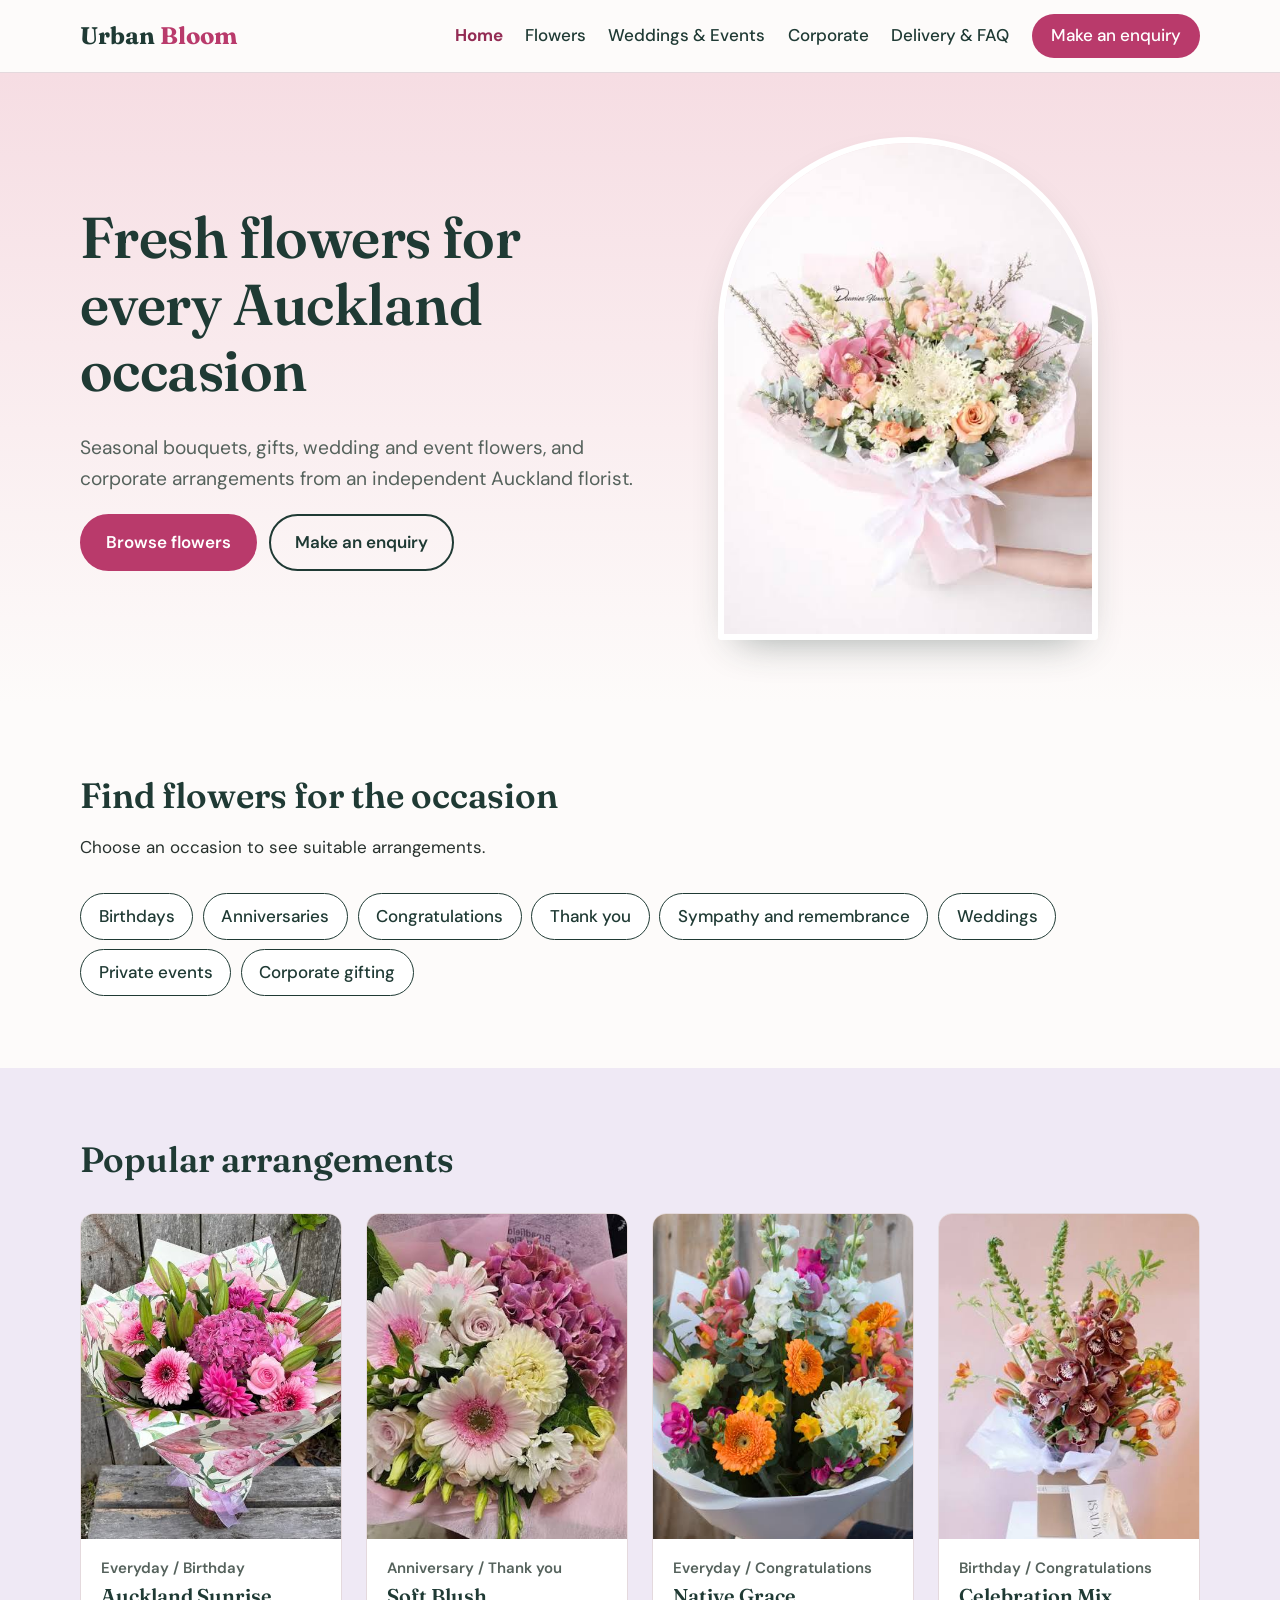
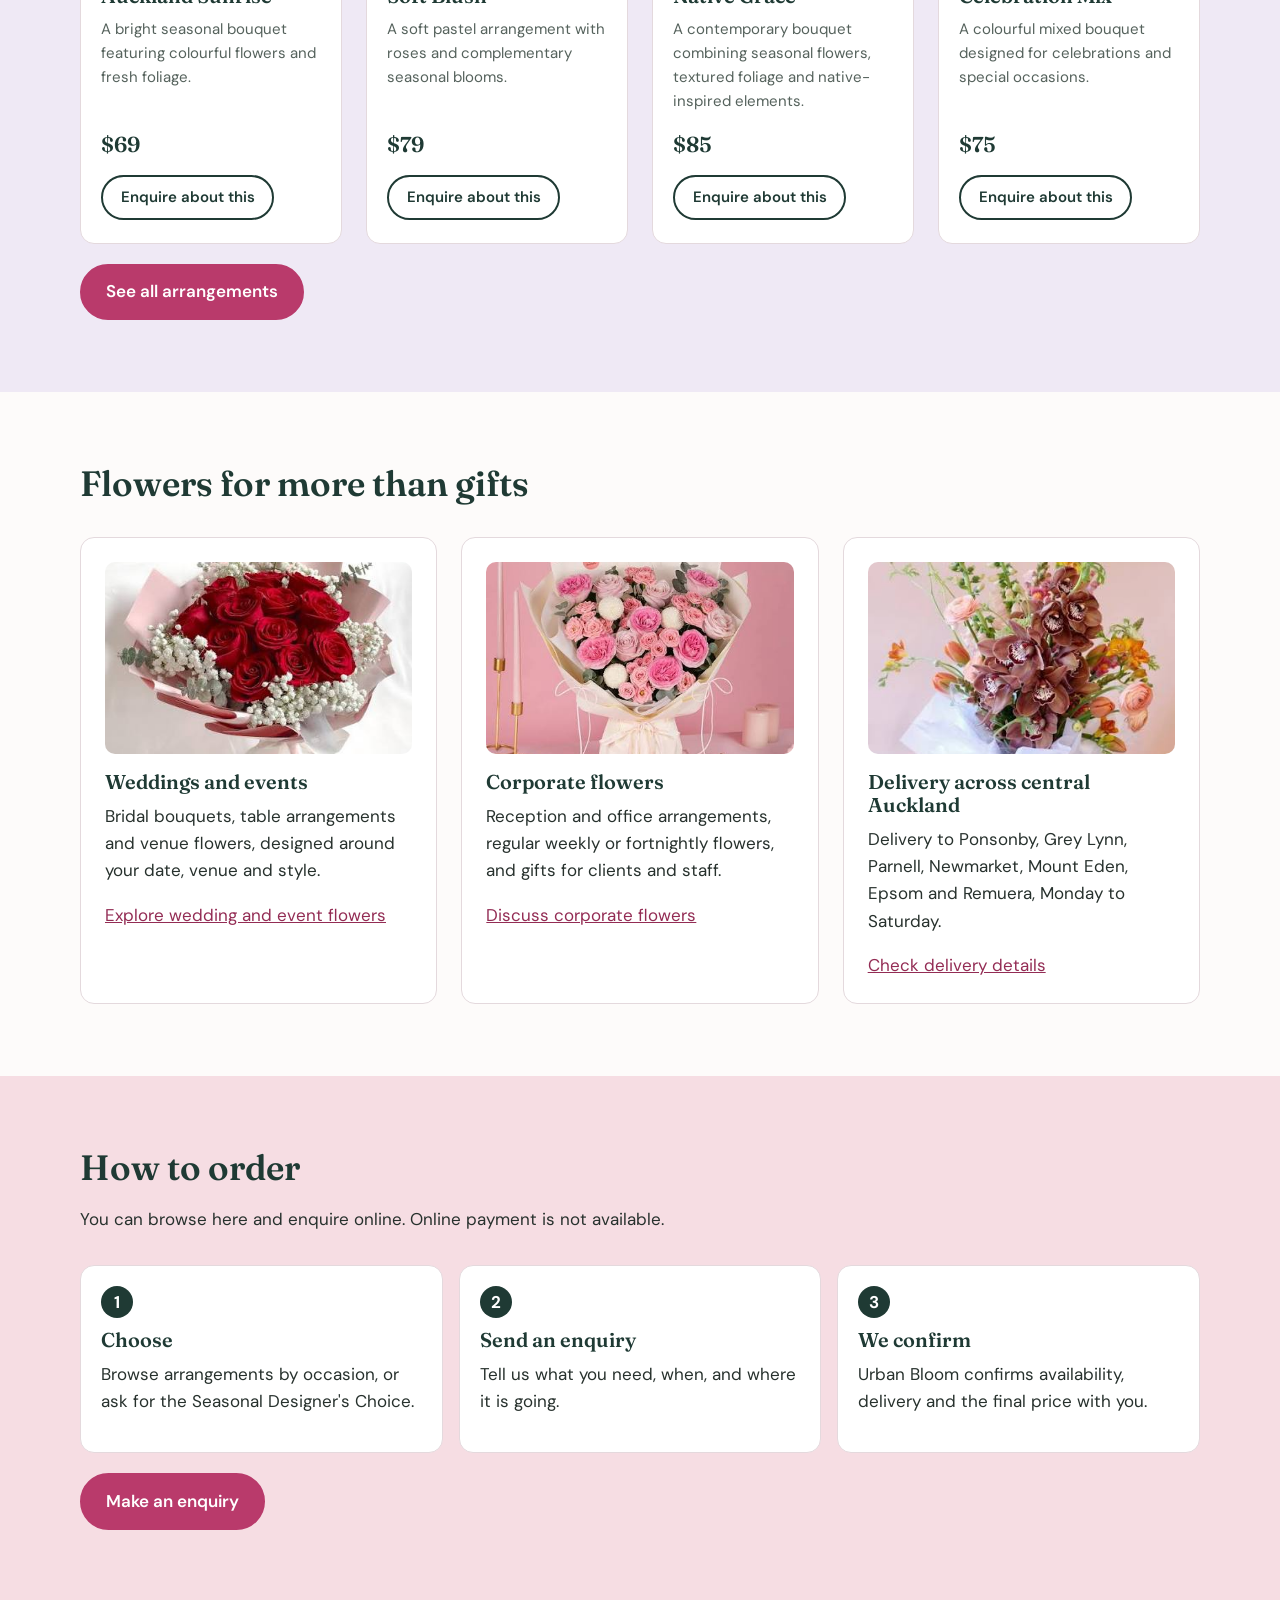
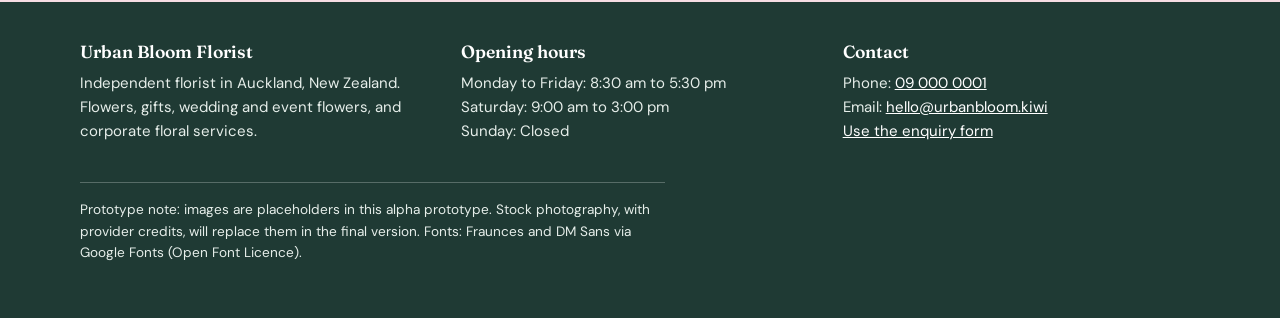
<file: UrbanBloom_Alpha_Prototype/index.html>
<!DOCTYPE html>
<html lang="en-NZ">
<head>
<meta charset="utf-8">
<meta name="viewport" content="width=device-width, initial-scale=1">
<title>Fresh flowers for every Auckland occasion | Urban Bloom Florist, Auckland</title>
<meta name="description" content="Independent Auckland florist offering bouquets, wedding and event flowers, and corporate floral services.">
<link rel="preconnect" href="https://fonts.googleapis.com">
<link rel="preconnect" href="https://fonts.gstatic.com" crossorigin>
<link href="https://fonts.googleapis.com/css2?family=DM+Sans:wght@400;500;700&family=Fraunces:wght@600;700&display=swap" rel="stylesheet">
<link rel="stylesheet" href="css/styles.css">
<script src="js/main.js" defer></script>
</head>
<body>
<a class="skip-link" href="#main">Skip to main content</a>
<header class="site-header">
  <div class="wrap header-inner">
    <a class="brand" href="index.html">Urban <span>Bloom</span></a>
    <button class="nav-toggle" aria-expanded="false" aria-controls="site-nav">Menu</button>
    <nav aria-label="Main">
      <ul class="nav-list" id="site-nav"><li><a href="index.html" aria-current="page">Home</a></li><li><a href="products.html">Flowers</a></li><li><a href="weddings-events.html">Weddings &amp; Events</a></li><li><a href="corporate.html">Corporate</a></li><li><a href="delivery-faq.html">Delivery &amp; FAQ</a></li><li class="nav-cta"><a href="contact.html">Make an enquiry</a></li></ul>
    </nav>
  </div>
</header>
<main id="main">
<section class="hero">
  <div class="wrap hero-grid">
    <div>
      <h1>Fresh flowers for every Auckland occasion</h1>
      <p class="lead">Seasonal bouquets, gifts, wedding and event flowers, and corporate arrangements from an independent Auckland florist.</p>
      <div class="btn-row"><a class="btn" href="products.html">Browse flowers</a><a class="btn btn-outline" href="contact.html">Make an enquiry</a></div>
    </div>
    <div class="hero-art"><img src="images/hero.jpg" alt="Photo of a pink and white bouquet of fresh flowers" width="520" height="620"></div>
  </div>
</section>
<section class="section" aria-labelledby="occ-h">
  <div class="wrap"><div class="section-head"><h2 id="occ-h">Find flowers for the occasion</h2><p>Choose an occasion to see suitable arrangements.</p></div>
  <ul class="chips">
    <li><a href="products.html?occasion=birthday">Birthdays</a></li>
    <li><a href="products.html?occasion=anniversary">Anniversaries</a></li>
    <li><a href="products.html?occasion=congratulations">Congratulations</a></li>
    <li><a href="products.html?occasion=thank-you">Thank you</a></li>
    <li><a href="products.html?occasion=sympathy">Sympathy and remembrance</a></li>
    <li><a href="weddings-events.html">Weddings</a></li>
    <li><a href="weddings-events.html">Private events</a></li>
    <li><a href="corporate.html">Corporate gifting</a></li>
  </ul></div>
</section>
<section class="section section-mist" aria-labelledby="feat-h">
  <div class="wrap"><div class="section-head"><h2 id="feat-h">Popular arrangements</h2></div>
  <div class="grid grid-products"><article class="card" >
  <img src="images/auckland-sunrise.jpg" alt="Photo of a bright orange and yellow seasonal bouquet" width="400" height="500" loading="lazy">
  <div class="card-body"><p class="card-meta">Everyday / Birthday</p><h3>Auckland Sunrise</h3><p>A bright seasonal bouquet featuring colourful flowers and fresh foliage.</p><p class="price">$69</p>
  <a class="btn btn-outline" href="contact.html?product=Auckland%20Sunrise">Enquire about this</a></div>
</article><article class="card" >
  <img src="images/soft-blush.jpg" alt="Illustration of a soft pink rose arrangement" width="400" height="500" loading="lazy">
  <div class="card-body"><p class="card-meta">Anniversary / Thank you</p><h3>Soft Blush</h3><p>A soft pastel arrangement with roses and complementary seasonal blooms.</p><p class="price">$79</p>
  <a class="btn btn-outline" href="contact.html?product=Soft%20Blush">Enquire about this</a></div>
</article><article class="card" >
  <img src="images/native-grace.jpg" alt="Illustration of a green foliage and native-inspired bouquet" width="400" height="500" loading="lazy">
  <div class="card-body"><p class="card-meta">Everyday / Congratulations</p><h3>Native Grace</h3><p>A contemporary bouquet combining seasonal flowers, textured foliage and native-inspired elements.</p><p class="price">$85</p>
  <a class="btn btn-outline" href="contact.html?product=Native%20Grace">Enquire about this</a></div>
</article><article class="card" >
  <img src="images/celebration-mix.jpg" alt="Illustration of a colourful mixed celebration bouquet" width="400" height="500" loading="lazy">
  <div class="card-body"><p class="card-meta">Birthday / Congratulations</p><h3>Celebration Mix</h3><p>A colourful mixed bouquet designed for celebrations and special occasions.</p><p class="price">$75</p>
  <a class="btn btn-outline" href="contact.html?product=Celebration%20Mix">Enquire about this</a></div>
</article></div>
  <div class="btn-row"><a class="btn" href="products.html">See all arrangements</a></div></div>
</section>
<section class="section" aria-labelledby="svc-h">
  <div class="wrap"><div class="section-head"><h2 id="svc-h">Flowers for more than gifts</h2></div>
  <div class="grid service-grid">
    <div class="service"><img src="images/wedding.jpg" alt="Photo of a white and blush bridal bouquet" width="400" height="500" loading="lazy"><h3>Weddings and events</h3><p>Bridal bouquets, table arrangements and venue flowers, designed around your date, venue and style.</p><a href="weddings-events.html">Explore wedding and event flowers</a></div>
    <div class="service"><img src="images/corporate.jpg" alt="Photo of an office reception flower arrangement" width="400" height="500" loading="lazy"><h3>Corporate flowers</h3><p>Reception and office arrangements, regular weekly or fortnightly flowers, and gifts for clients and staff.</p><a href="corporate.html">Discuss corporate flowers</a></div>
    <div class="service"><img src="images/celebration-mix.jpg" alt="Photo of a table centrepiece arrangement" width="400" height="500" loading="lazy"><h3>Delivery across central Auckland</h3><p>Delivery to Ponsonby, Grey Lynn, Parnell, Newmarket, Mount Eden, Epsom and Remuera, Monday to Saturday.</p><a href="delivery-faq.html">Check delivery details</a></div>
  </div></div>
</section>
<section class="section section-tint" aria-labelledby="how-h">
  <div class="wrap"><div class="section-head"><h2 id="how-h">How to order</h2><p>You can browse here and enquire online. Online payment is not available.</p></div>
  <ol class="steps">
    <li><h3>Choose</h3><p>Browse arrangements by occasion, or ask for the Seasonal Designer's Choice.</p></li>
    <li><h3>Send an enquiry</h3><p>Tell us what you need, when, and where it is going.</p></li>
    <li><h3>We confirm</h3><p>Urban Bloom confirms availability, delivery and the final price with you.</p></li>
  </ol>
  <div class="btn-row"><a class="btn" href="contact.html">Make an enquiry</a></div></div>
</section>
</main>
<footer class="site-footer">
  <div class="wrap">
    <div class="footer-grid">
      <div><h2>Urban Bloom Florist</h2><p>Independent florist in Auckland, New Zealand. Flowers, gifts, wedding and event flowers, and corporate floral services.</p></div>
      <div><h2>Opening hours</h2><p>Monday to Friday: 8:30 am to 5:30 pm<br>Saturday: 9:00 am to 3:00 pm<br>Sunday: Closed</p></div>
      <div><h2>Contact</h2><p>Phone: <a href="tel:090000001">09 000 0001</a><br>Email: <a href="mailto:hello@urbanbloom.kiwi">hello@urbanbloom.kiwi</a><br><a href="contact.html">Use the enquiry form</a></p></div>
    </div>
    <p class="footer-note">Prototype note: images are placeholders in this alpha prototype. Stock photography, with provider credits, will replace them in the final version. Fonts: Fraunces and DM Sans via Google Fonts (Open Font Licence).</p>
  </div>
</footer>
</body>
</html>
</file>
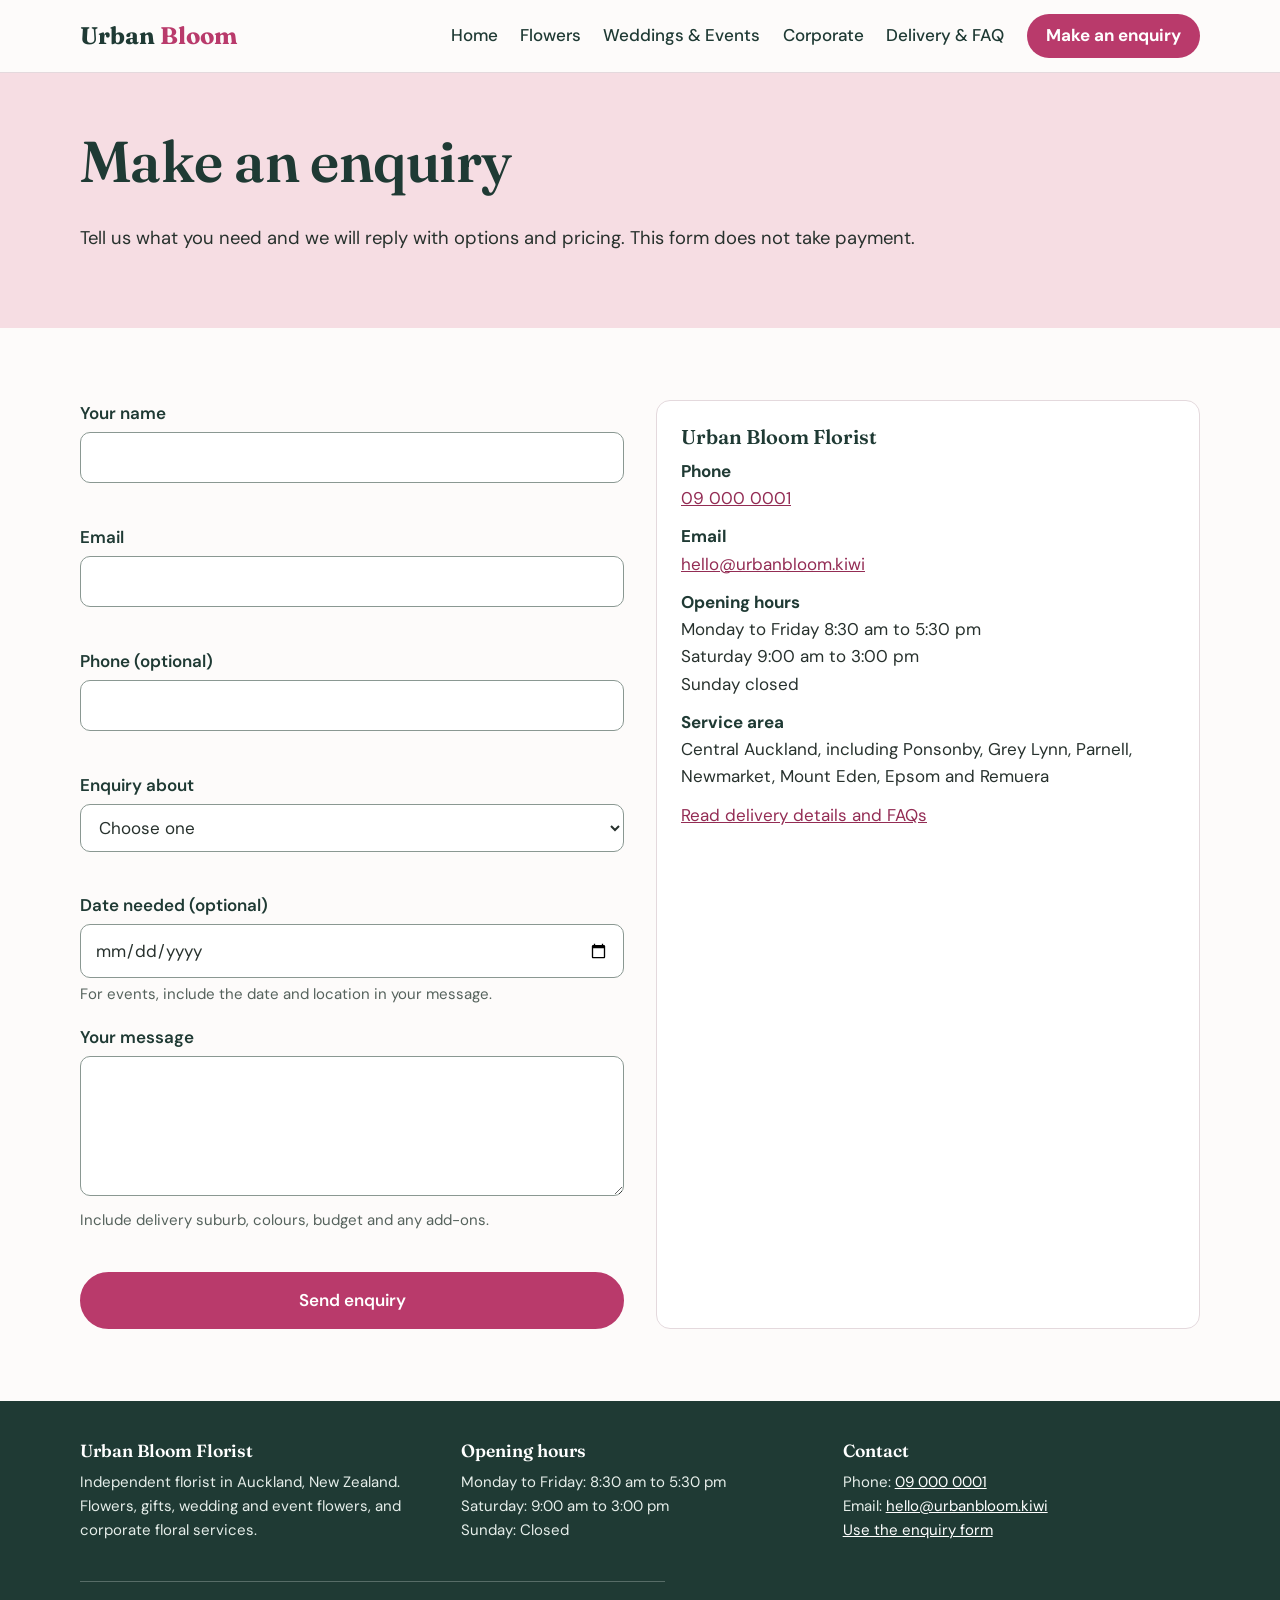
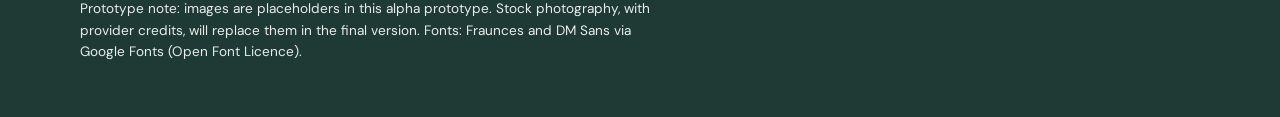
<file: UrbanBloom_Alpha_Prototype/contact.html>
<!DOCTYPE html>
<html lang="en-NZ">
<head>
<meta charset="utf-8">
<meta name="viewport" content="width=device-width, initial-scale=1">
<title>Make an enquiry | Urban Bloom Florist, Auckland</title>
<meta name="description" content="Send an enquiry to Urban Bloom Florist about flowers, weddings, events or corporate services.">
<link rel="preconnect" href="https://fonts.googleapis.com">
<link rel="preconnect" href="https://fonts.gstatic.com" crossorigin>
<link href="https://fonts.googleapis.com/css2?family=DM+Sans:wght@400;500;700&family=Fraunces:wght@600;700&display=swap" rel="stylesheet">
<link rel="stylesheet" href="css/styles.css">
<script src="js/main.js" defer></script>
</head>
<body>
<a class="skip-link" href="#main">Skip to main content</a>
<header class="site-header">
  <div class="wrap header-inner">
    <a class="brand" href="index.html">Urban <span>Bloom</span></a>
    <button class="nav-toggle" aria-expanded="false" aria-controls="site-nav">Menu</button>
    <nav aria-label="Main">
      <ul class="nav-list" id="site-nav"><li><a href="index.html">Home</a></li><li><a href="products.html">Flowers</a></li><li><a href="weddings-events.html">Weddings &amp; Events</a></li><li><a href="corporate.html">Corporate</a></li><li><a href="delivery-faq.html">Delivery &amp; FAQ</a></li><li class="nav-cta"><a href="contact.html" aria-current="page">Make an enquiry</a></li></ul>
    </nav>
  </div>
</header>
<main id="main">
<section class="page-hero"><div class="wrap"><h1>Make an enquiry</h1><p>Tell us what you need and we will reply with options and pricing. This form does not take payment.</p></div></section>
<section class="section"><div class="wrap two-col">
  <div>
    <div id="form-success" class="form-success" tabindex="-1" role="status" hidden><strong></strong> Your enquiry has been recorded in this prototype. In the live site it will be sent to Urban Bloom.</div>
    <form id="enquiry-form" class="form" novalidate>
      <div class="field"><label for="name">Your name</label><input id="name" name="name" type="text" autocomplete="name" required aria-describedby="name-err"><div class="error" id="name-err"></div></div>
      <div class="field"><label for="email">Email</label><input id="email" name="email" type="email" autocomplete="email" required aria-describedby="email-err"><div class="error" id="email-err"></div></div>
      <div class="field"><label for="phone">Phone (optional)</label><input id="phone" name="phone" type="tel" autocomplete="tel" aria-describedby="phone-err"><div class="error" id="phone-err"></div></div>
      <div class="field"><label for="enquiryType">Enquiry about</label><select id="enquiryType" name="enquiryType" required aria-describedby="type-err"><option value="">Choose one</option><option value="occasion">Flowers for an occasion</option><option value="wedding">Wedding</option><option value="event">Private event</option><option value="corporate">Corporate flowers</option><option value="other">Something else</option></select><div class="error" id="type-err"></div></div>
      <div class="field"><label for="date">Date needed (optional)</label><input id="date" name="date" type="date"><div class="hint">For events, include the date and location in your message.</div></div>
      <div class="field"><label for="message">Your message</label><textarea id="message" name="message" required aria-describedby="msg-err"></textarea><div class="hint">Include delivery suburb, colours, budget and any add-ons.</div><div class="error" id="msg-err"></div></div>
      <button class="btn" type="submit">Send enquiry</button>
    </form>
  </div>
  <div class="info-box"><h3>Urban Bloom Florist</h3>
    <dl><dt>Phone</dt><dd><a href="tel:090000001">09 000 0001</a></dd><dt>Email</dt><dd><a href="mailto:hello@urbanbloom.kiwi">hello@urbanbloom.kiwi</a></dd><dt>Opening hours</dt><dd>Monday to Friday 8:30 am to 5:30 pm<br>Saturday 9:00 am to 3:00 pm<br>Sunday closed</dd><dt>Service area</dt><dd>Central Auckland, including Ponsonby, Grey Lynn, Parnell, Newmarket, Mount Eden, Epsom and Remuera</dd></dl>
    <p><a href="delivery-faq.html">Read delivery details and FAQs</a></p></div>
</div></section>
</main>
<footer class="site-footer">
  <div class="wrap">
    <div class="footer-grid">
      <div><h2>Urban Bloom Florist</h2><p>Independent florist in Auckland, New Zealand. Flowers, gifts, wedding and event flowers, and corporate floral services.</p></div>
      <div><h2>Opening hours</h2><p>Monday to Friday: 8:30 am to 5:30 pm<br>Saturday: 9:00 am to 3:00 pm<br>Sunday: Closed</p></div>
      <div><h2>Contact</h2><p>Phone: <a href="tel:090000001">09 000 0001</a><br>Email: <a href="mailto:hello@urbanbloom.kiwi">hello@urbanbloom.kiwi</a><br><a href="contact.html">Use the enquiry form</a></p></div>
    </div>
    <p class="footer-note">Prototype note: images are placeholders in this alpha prototype. Stock photography, with provider credits, will replace them in the final version. Fonts: Fraunces and DM Sans via Google Fonts (Open Font Licence).</p>
  </div>
</footer>
</body>
</html>
</file>
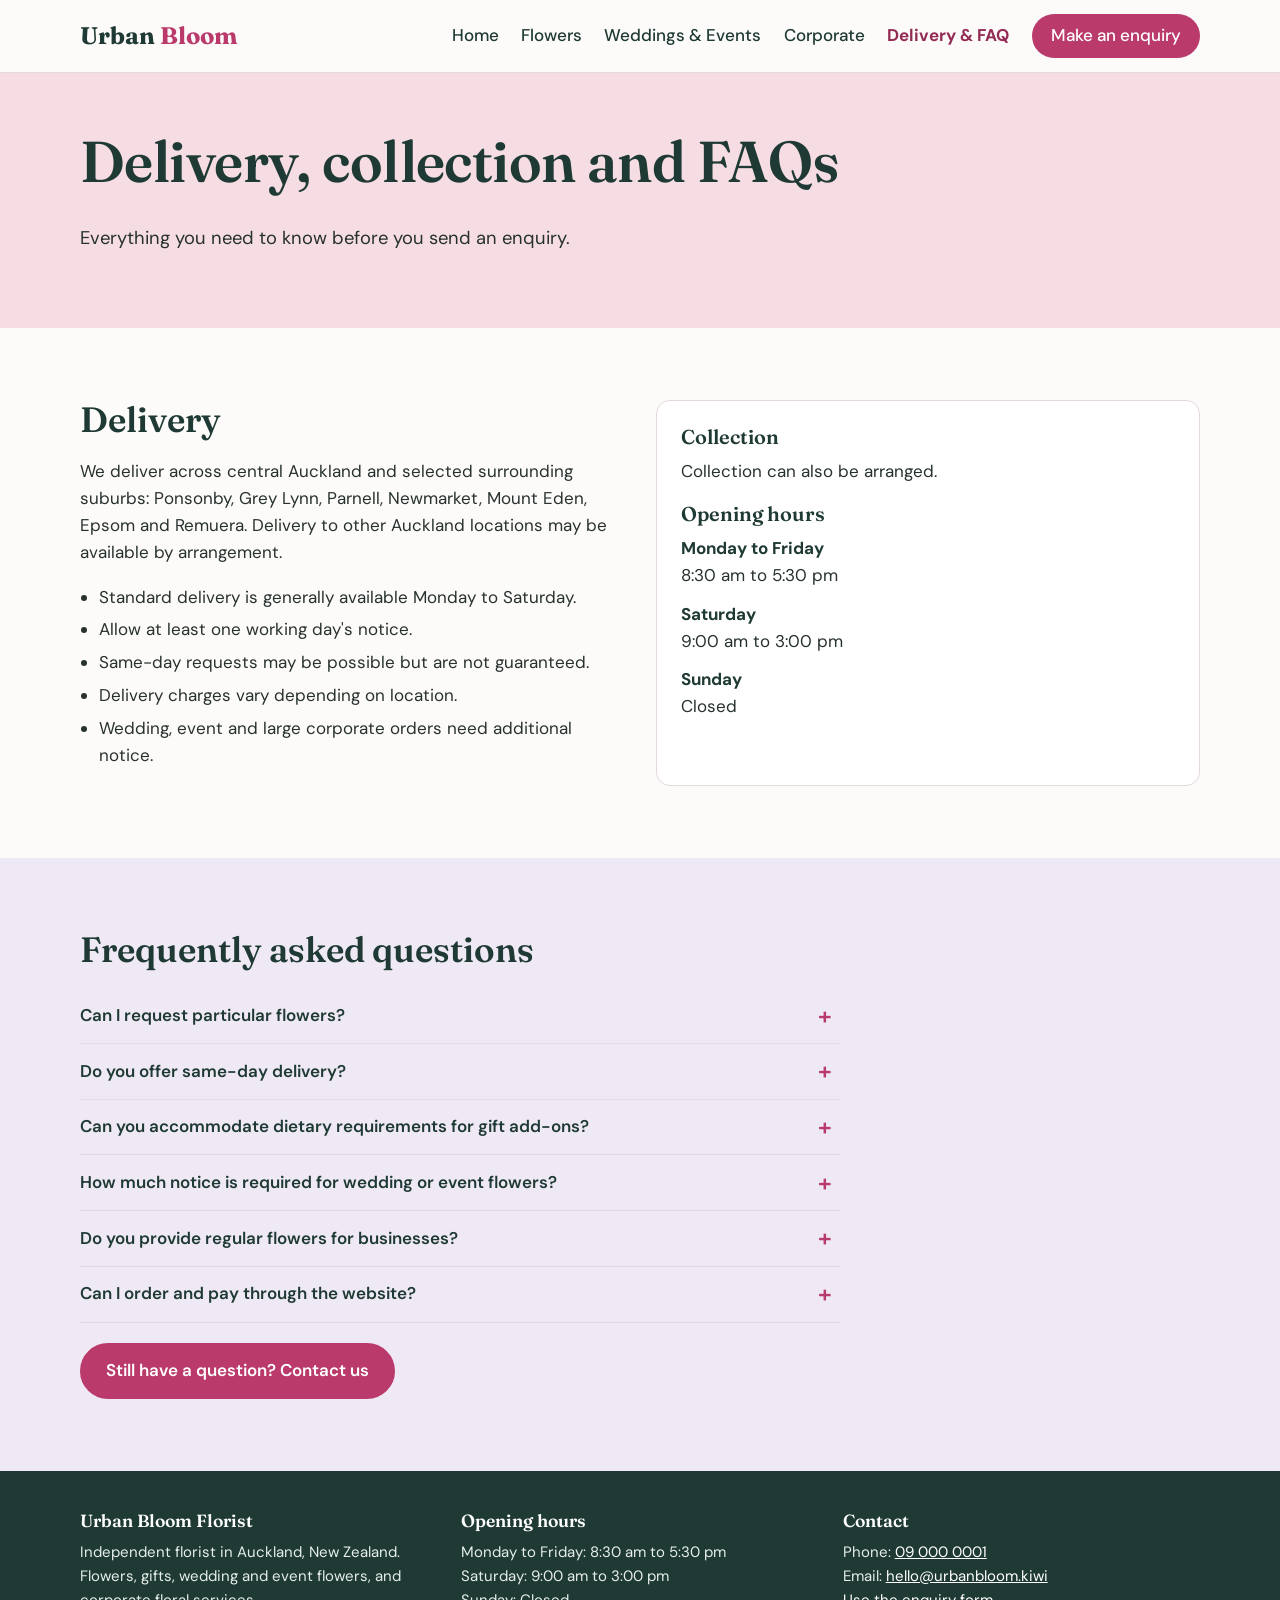
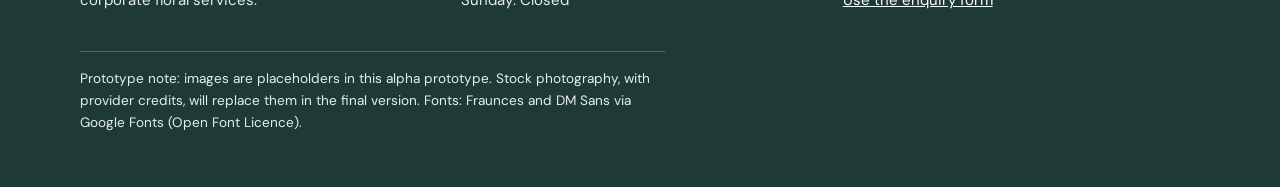
<file: UrbanBloom_Alpha_Prototype/delivery-faq.html>
<!DOCTYPE html>
<html lang="en-NZ">
<head>
<meta charset="utf-8">
<meta name="viewport" content="width=device-width, initial-scale=1">
<title>Delivery and FAQs | Urban Bloom Florist, Auckland</title>
<meta name="description" content="Delivery areas, notice and answers to common questions about Urban Bloom Florist.">
<link rel="preconnect" href="https://fonts.googleapis.com">
<link rel="preconnect" href="https://fonts.gstatic.com" crossorigin>
<link href="https://fonts.googleapis.com/css2?family=DM+Sans:wght@400;500;700&family=Fraunces:wght@600;700&display=swap" rel="stylesheet">
<link rel="stylesheet" href="css/styles.css">
<script src="js/main.js" defer></script>
</head>
<body>
<a class="skip-link" href="#main">Skip to main content</a>
<header class="site-header">
  <div class="wrap header-inner">
    <a class="brand" href="index.html">Urban <span>Bloom</span></a>
    <button class="nav-toggle" aria-expanded="false" aria-controls="site-nav">Menu</button>
    <nav aria-label="Main">
      <ul class="nav-list" id="site-nav"><li><a href="index.html">Home</a></li><li><a href="products.html">Flowers</a></li><li><a href="weddings-events.html">Weddings &amp; Events</a></li><li><a href="corporate.html">Corporate</a></li><li><a href="delivery-faq.html" aria-current="page">Delivery &amp; FAQ</a></li><li class="nav-cta"><a href="contact.html">Make an enquiry</a></li></ul>
    </nav>
  </div>
</header>
<main id="main">
<section class="page-hero"><div class="wrap"><h1>Delivery, collection and FAQs</h1><p>Everything you need to know before you send an enquiry.</p></div></section>
<section class="section"><div class="wrap two-col">
  <div><h2>Delivery</h2>
  <p>We deliver across central Auckland and selected surrounding suburbs: Ponsonby, Grey Lynn, Parnell, Newmarket, Mount Eden, Epsom and Remuera. Delivery to other Auckland locations may be available by arrangement.</p>
  <ul class="tick-list"><li>Standard delivery is generally available Monday to Saturday.</li><li>Allow at least one working day's notice.</li><li>Same-day requests may be possible but are not guaranteed.</li><li>Delivery charges vary depending on location.</li><li>Wedding, event and large corporate orders need additional notice.</li></ul></div>
  <div class="info-box"><h3>Collection</h3><p>Collection can also be arranged.</p><h3>Opening hours</h3><dl><dt>Monday to Friday</dt><dd>8:30 am to 5:30 pm</dd><dt>Saturday</dt><dd>9:00 am to 3:00 pm</dd><dt>Sunday</dt><dd>Closed</dd></dl></div>
</div></section>
<section class="section section-mist"><div class="wrap">
  <h2>Frequently asked questions</h2>
  <div class="accordion"><div class="acc-item"><h3 style="margin:0;font-family:inherit;font-size:inherit"><button class="acc-btn" aria-expanded="false" aria-controls="faq1" id="faq-btn1">Can I request particular flowers?</button></h3><div class="acc-panel" id="faq1" role="region" aria-labelledby="faq-btn1" hidden><p>Yes. You can request particular flowers or colours, but availability depends on the season and current supply. We may recommend suitable alternatives.</p></div></div><div class="acc-item"><h3 style="margin:0;font-family:inherit;font-size:inherit"><button class="acc-btn" aria-expanded="false" aria-controls="faq2" id="faq-btn2">Do you offer same-day delivery?</button></h3><div class="acc-panel" id="faq2" role="region" aria-labelledby="faq-btn2" hidden><p>Same-day delivery may be available for some orders placed early in the day, but it cannot be guaranteed.</p></div></div><div class="acc-item"><h3 style="margin:0;font-family:inherit;font-size:inherit"><button class="acc-btn" aria-expanded="false" aria-controls="faq3" id="faq-btn3">Can you accommodate dietary requirements for gift add-ons?</button></h3><div class="acc-panel" id="faq3" role="region" aria-labelledby="faq-btn3" hidden><p>Tell us about any requirements when you make an enquiry. Availability of suitable gift items may vary.</p></div></div><div class="acc-item"><h3 style="margin:0;font-family:inherit;font-size:inherit"><button class="acc-btn" aria-expanded="false" aria-controls="faq4" id="faq-btn4">How much notice is required for wedding or event flowers?</button></h3><div class="acc-panel" id="faq4" role="region" aria-labelledby="faq-btn4" hidden><p>Enquire at least three weeks before smaller events, and considerably earlier for weddings or large events.</p></div></div><div class="acc-item"><h3 style="margin:0;font-family:inherit;font-size:inherit"><button class="acc-btn" aria-expanded="false" aria-controls="faq5" id="faq-btn5">Do you provide regular flowers for businesses?</button></h3><div class="acc-panel" id="faq5" role="region" aria-labelledby="faq-btn5" hidden><p>Yes. Weekly, fortnightly and other recurring arrangements can be discussed with Urban Bloom.</p></div></div><div class="acc-item"><h3 style="margin:0;font-family:inherit;font-size:inherit"><button class="acc-btn" aria-expanded="false" aria-controls="faq6" id="faq-btn6">Can I order and pay through the website?</button></h3><div class="acc-panel" id="faq6" role="region" aria-labelledby="faq-btn6" hidden><p>The website is for browsing products and services and sending enquiries. Online payment is not currently provided.</p></div></div></div>
  <div class="btn-row"><a class="btn" href="contact.html">Still have a question? Contact us</a></div>
</div></section>
</main>
<footer class="site-footer">
  <div class="wrap">
    <div class="footer-grid">
      <div><h2>Urban Bloom Florist</h2><p>Independent florist in Auckland, New Zealand. Flowers, gifts, wedding and event flowers, and corporate floral services.</p></div>
      <div><h2>Opening hours</h2><p>Monday to Friday: 8:30 am to 5:30 pm<br>Saturday: 9:00 am to 3:00 pm<br>Sunday: Closed</p></div>
      <div><h2>Contact</h2><p>Phone: <a href="tel:090000001">09 000 0001</a><br>Email: <a href="mailto:hello@urbanbloom.kiwi">hello@urbanbloom.kiwi</a><br><a href="contact.html">Use the enquiry form</a></p></div>
    </div>
    <p class="footer-note">Prototype note: images are placeholders in this alpha prototype. Stock photography, with provider credits, will replace them in the final version. Fonts: Fraunces and DM Sans via Google Fonts (Open Font Licence).</p>
  </div>
</footer>
</body>
</html>
</file>
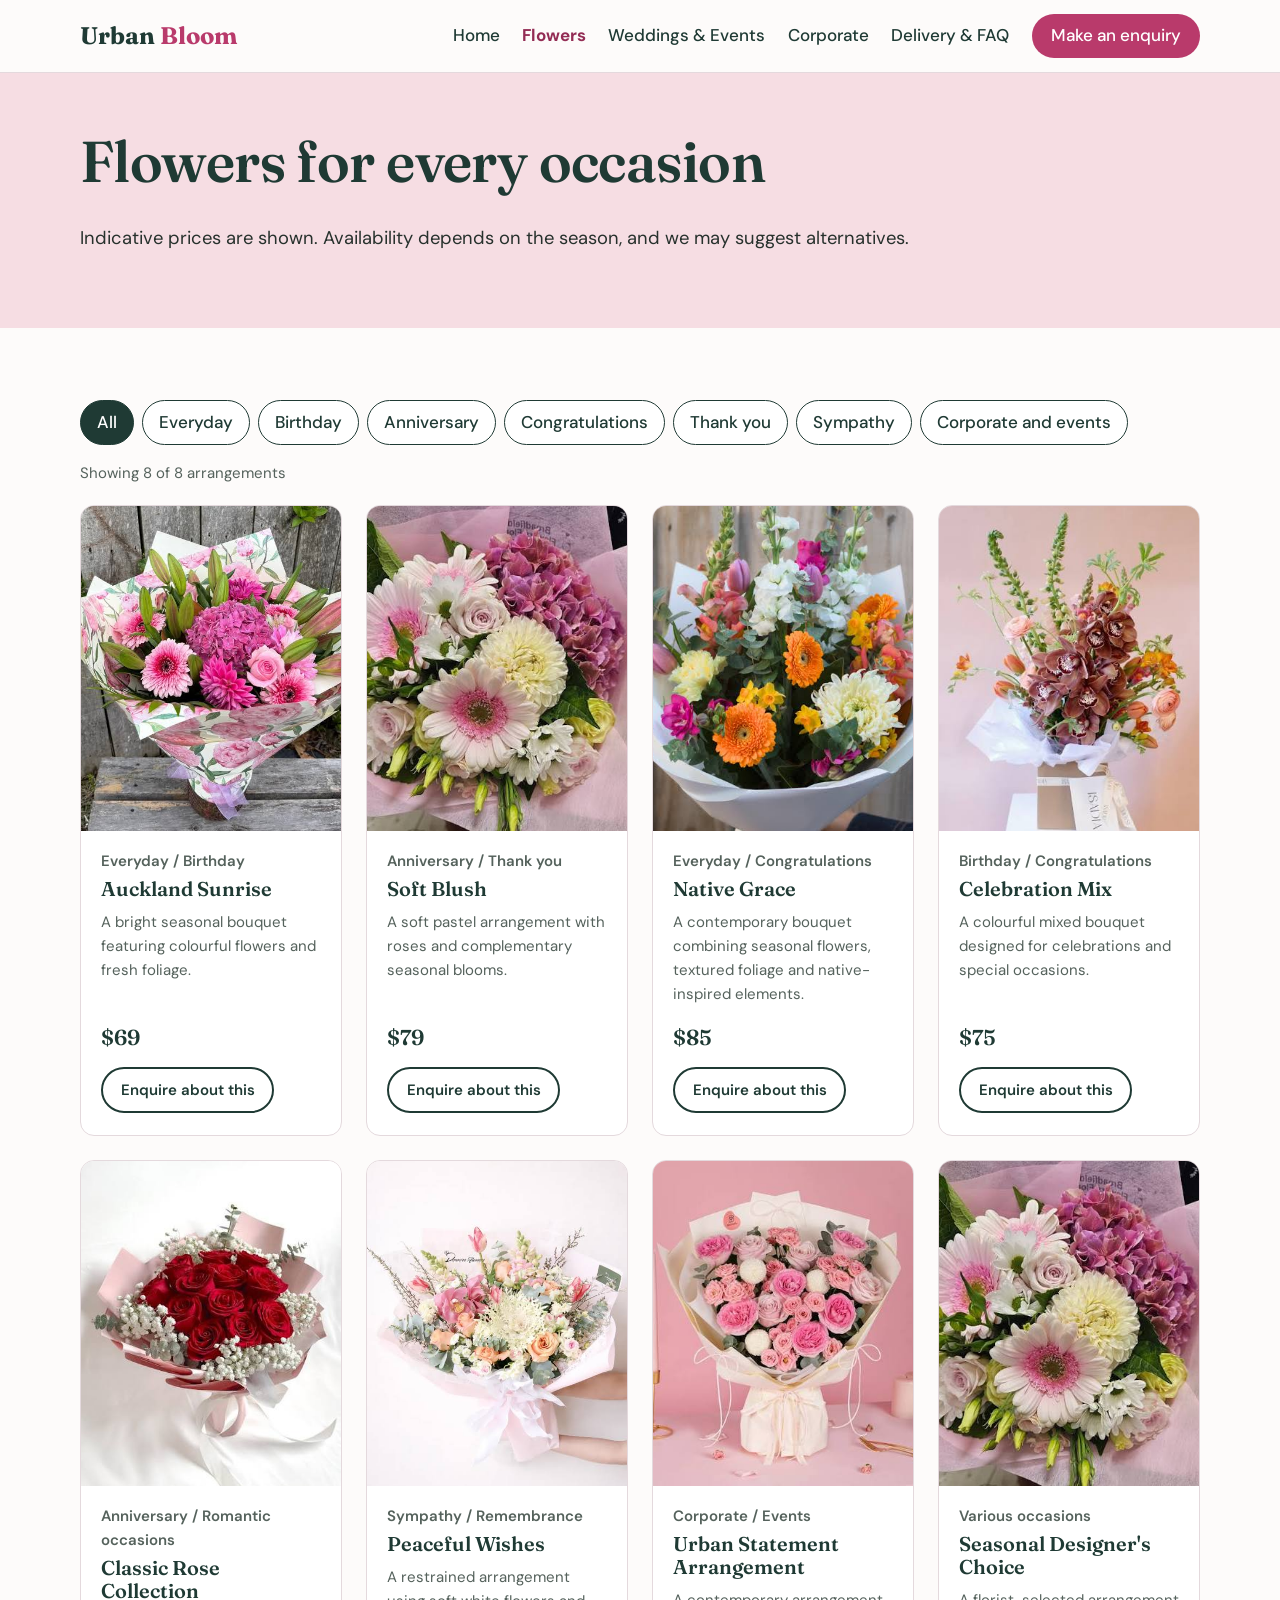
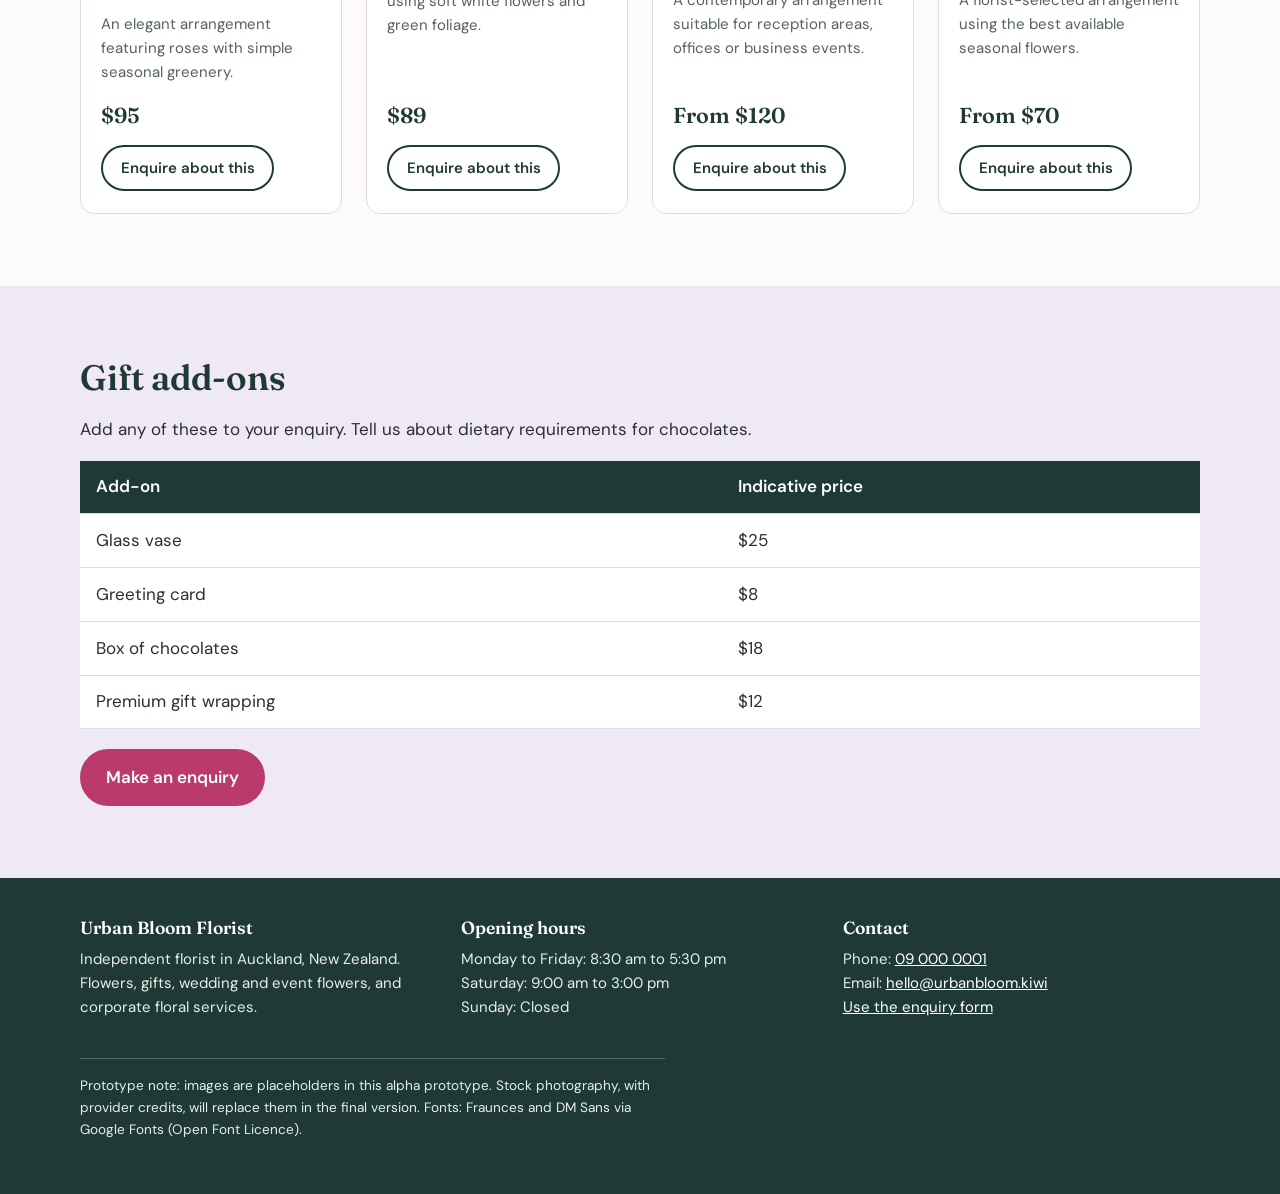
<file: UrbanBloom_Alpha_Prototype/products.html>
<!DOCTYPE html>
<html lang="en-NZ">
<head>
<meta charset="utf-8">
<meta name="viewport" content="width=device-width, initial-scale=1">
<title>Flowers for every occasion | Urban Bloom Florist, Auckland</title>
<meta name="description" content="Browse Urban Bloom bouquets and arrangements by occasion, with indicative prices.">
<link rel="preconnect" href="https://fonts.googleapis.com">
<link rel="preconnect" href="https://fonts.gstatic.com" crossorigin>
<link href="https://fonts.googleapis.com/css2?family=DM+Sans:wght@400;500;700&family=Fraunces:wght@600;700&display=swap" rel="stylesheet">
<link rel="stylesheet" href="css/styles.css">
<script src="js/main.js" defer></script>
</head>
<body>
<a class="skip-link" href="#main">Skip to main content</a>
<header class="site-header">
  <div class="wrap header-inner">
    <a class="brand" href="index.html">Urban <span>Bloom</span></a>
    <button class="nav-toggle" aria-expanded="false" aria-controls="site-nav">Menu</button>
    <nav aria-label="Main">
      <ul class="nav-list" id="site-nav"><li><a href="index.html">Home</a></li><li><a href="products.html" aria-current="page">Flowers</a></li><li><a href="weddings-events.html">Weddings &amp; Events</a></li><li><a href="corporate.html">Corporate</a></li><li><a href="delivery-faq.html">Delivery &amp; FAQ</a></li><li class="nav-cta"><a href="contact.html">Make an enquiry</a></li></ul>
    </nav>
  </div>
</header>
<main id="main">
<section class="page-hero"><div class="wrap"><h1>Flowers for every occasion</h1><p>Indicative prices are shown. Availability depends on the season, and we may suggest alternatives.</p></div></section>
<section class="section"><div class="wrap">
  <div class="filter-bar" role="group" aria-label="Filter arrangements by occasion">
    <button class="filter-btn" data-filter="all" aria-pressed="true">All</button>
    <button class="filter-btn" data-filter="everyday" aria-pressed="false">Everyday</button>
    <button class="filter-btn" data-filter="birthday" aria-pressed="false">Birthday</button>
    <button class="filter-btn" data-filter="anniversary" aria-pressed="false">Anniversary</button>
    <button class="filter-btn" data-filter="congratulations" aria-pressed="false">Congratulations</button>
    <button class="filter-btn" data-filter="thank-you" aria-pressed="false">Thank you</button>
    <button class="filter-btn" data-filter="sympathy" aria-pressed="false">Sympathy</button>
    <button class="filter-btn" data-filter="corporate" aria-pressed="false">Corporate and events</button>
  </div>
  <p class="result-count" id="result-count" aria-live="polite">Showing 8 of 8 arrangements</p>
  <div class="grid grid-products"><article class="card" data-occasions="everyday birthday">
  <img src="images/auckland-sunrise.jpg" alt="Photo of a bright orange and yellow seasonal bouquet" width="400" height="500" loading="lazy">
  <div class="card-body"><p class="card-meta">Everyday / Birthday</p><h3>Auckland Sunrise</h3><p>A bright seasonal bouquet featuring colourful flowers and fresh foliage.</p><p class="price">$69</p>
  <a class="btn btn-outline" href="contact.html?product=Auckland%20Sunrise">Enquire about this</a></div>
</article><article class="card" data-occasions="anniversary thank-you">
  <img src="images/soft-blush.jpg" alt="Illustration of a soft pink rose arrangement" width="400" height="500" loading="lazy">
  <div class="card-body"><p class="card-meta">Anniversary / Thank you</p><h3>Soft Blush</h3><p>A soft pastel arrangement with roses and complementary seasonal blooms.</p><p class="price">$79</p>
  <a class="btn btn-outline" href="contact.html?product=Soft%20Blush">Enquire about this</a></div>
</article><article class="card" data-occasions="everyday congratulations">
  <img src="images/native-grace.jpg" alt="Illustration of a green foliage and native-inspired bouquet" width="400" height="500" loading="lazy">
  <div class="card-body"><p class="card-meta">Everyday / Congratulations</p><h3>Native Grace</h3><p>A contemporary bouquet combining seasonal flowers, textured foliage and native-inspired elements.</p><p class="price">$85</p>
  <a class="btn btn-outline" href="contact.html?product=Native%20Grace">Enquire about this</a></div>
</article><article class="card" data-occasions="birthday congratulations">
  <img src="images/celebration-mix.jpg" alt="Illustration of a colourful mixed celebration bouquet" width="400" height="500" loading="lazy">
  <div class="card-body"><p class="card-meta">Birthday / Congratulations</p><h3>Celebration Mix</h3><p>A colourful mixed bouquet designed for celebrations and special occasions.</p><p class="price">$75</p>
  <a class="btn btn-outline" href="contact.html?product=Celebration%20Mix">Enquire about this</a></div>
</article><article class="card" data-occasions="anniversary">
  <img src="images/wedding.jpg" alt="Illustration of an arrangement of deep red roses" width="400" height="500" loading="lazy">
  <div class="card-body"><p class="card-meta">Anniversary / Romantic occasions</p><h3>Classic Rose Collection</h3><p>An elegant arrangement featuring roses with simple seasonal greenery.</p><p class="price">$95</p>
  <a class="btn btn-outline" href="contact.html?product=Classic%20Rose%20Collection">Enquire about this</a></div>
</article><article class="card" data-occasions="sympathy">
  <img src="images/hero.jpg" alt="Illustration of a soft white sympathy arrangement" width="400" height="500" loading="lazy">
  <div class="card-body"><p class="card-meta">Sympathy / Remembrance</p><h3>Peaceful Wishes</h3><p>A restrained arrangement using soft white flowers and green foliage.</p><p class="price">$89</p>
  <a class="btn btn-outline" href="contact.html?product=Peaceful%20Wishes">Enquire about this</a></div>
</article><article class="card" data-occasions="corporate">
  <img src="images/corporate.jpg" alt="Illustration of a contemporary arrangement in a glass vase" width="400" height="500" loading="lazy">
  <div class="card-body"><p class="card-meta">Corporate / Events</p><h3>Urban Statement Arrangement</h3><p>A contemporary arrangement suitable for reception areas, offices or business events.</p><p class="price">From $120</p>
  <a class="btn btn-outline" href="contact.html?product=Urban%20Statement%20Arrangement">Enquire about this</a></div>
</article><article class="card" data-occasions="everyday birthday anniversary congratulations thank-you">
  <img src="images/soft-blush.jpg" alt="Illustration of a florist-selected seasonal arrangement" width="400" height="500" loading="lazy">
  <div class="card-body"><p class="card-meta">Various occasions</p><h3>Seasonal Designer's Choice</h3><p>A florist-selected arrangement using the best available seasonal flowers.</p><p class="price">From $70</p>
  <a class="btn btn-outline" href="contact.html?product=Seasonal%20Designer%27s%20Choice">Enquire about this</a></div>
</article></div>
  <p class="empty-note" id="empty-note" hidden>No arrangements match this occasion yet. <a href="contact.html">Send an enquiry</a> and we will suggest something suitable.</p>
</div></section>
<section class="section section-mist" aria-labelledby="add-h"><div class="wrap">
  <h2 id="add-h">Gift add-ons</h2>
  <p>Add any of these to your enquiry. Tell us about dietary requirements for chocolates.</p>
  <div class="table-wrap"><table><caption class="visually-hidden">Gift add-ons and indicative prices</caption>
  <thead><tr><th scope="col">Add-on</th><th scope="col">Indicative price</th></tr></thead>
  <tbody><tr><td>Glass vase</td><td>$25</td></tr><tr><td>Greeting card</td><td>$8</td></tr><tr><td>Box of chocolates</td><td>$18</td></tr><tr><td>Premium gift wrapping</td><td>$12</td></tr></tbody></table></div>
  <div class="btn-row"><a class="btn" href="contact.html">Make an enquiry</a></div>
</div></section>
</main>
<footer class="site-footer">
  <div class="wrap">
    <div class="footer-grid">
      <div><h2>Urban Bloom Florist</h2><p>Independent florist in Auckland, New Zealand. Flowers, gifts, wedding and event flowers, and corporate floral services.</p></div>
      <div><h2>Opening hours</h2><p>Monday to Friday: 8:30 am to 5:30 pm<br>Saturday: 9:00 am to 3:00 pm<br>Sunday: Closed</p></div>
      <div><h2>Contact</h2><p>Phone: <a href="tel:090000001">09 000 0001</a><br>Email: <a href="mailto:hello@urbanbloom.kiwi">hello@urbanbloom.kiwi</a><br><a href="contact.html">Use the enquiry form</a></p></div>
    </div>
    <p class="footer-note">Prototype note: images are placeholders in this alpha prototype. Stock photography, with provider credits, will replace them in the final version. Fonts: Fraunces and DM Sans via Google Fonts (Open Font Licence).</p>
  </div>
</footer>
</body>
</html>
</file>
<file: UrbanBloom_Alpha_Prototype/css/styles.css>
/* Urban Bloom Florist – alpha prototype stylesheet
   Palette: fern ink #1F3A34, peony #B93A6B, petal #F6DDE3, mist #EFE9F5, paper #FDFBFA, sage #5F8070 */
:root{
  --ink:#1F3A34; --text:#27312D; --muted:#55625C;
  --peony:#B93A6B; --peony-dark:#932C54;
  --petal:#F6DDE3; --mist:#EFE9F5; --paper:#FDFBFA; --sage:#5F8070; --line:#E4D9DD;
  --font-head:"Fraunces",Georgia,"Times New Roman",serif;
  --font-body:"DM Sans",system-ui,-apple-system,"Segoe UI",Arial,sans-serif;
  --radius:14px; --wrap:1120px;
  --fs-body:1.0625rem; --fs-sm:.9375rem;
}
*,*::before,*::after{box-sizing:border-box}
html{scroll-behavior:smooth}
body{margin:0;font-family:var(--font-body);font-size:var(--fs-body);line-height:1.6;color:var(--text);background:var(--paper)}
img{max-width:100%;height:auto;display:block}
h1,h2,h3{font-family:var(--font-head);color:var(--ink);line-height:1.15;margin:0 0 .5em;font-weight:600}
h1{font-size:clamp(2.2rem,5vw,3.6rem);letter-spacing:-.01em}
h2{font-size:clamp(1.6rem,3vw,2.2rem)}
h3{font-size:1.25rem}
p{margin:0 0 1em;max-width:65ch}
a{color:var(--peony-dark)}
a:hover{color:var(--ink)}
:focus-visible{outline:3px solid var(--peony);outline-offset:3px;border-radius:4px}
.wrap{width:min(100% - 2.5rem,var(--wrap));margin-inline:auto}
.skip-link{position:absolute;left:-999px;top:0;background:var(--ink);color:#fff;padding:.75rem 1rem;z-index:100}
.skip-link:focus{left:0}
.visually-hidden{position:absolute!important;width:1px;height:1px;overflow:hidden;clip:rect(0 0 0 0);white-space:nowrap}

/* Header and navigation */
.site-header{background:var(--paper);border-bottom:1px solid var(--line);position:sticky;top:0;z-index:50}
.header-inner{display:flex;align-items:center;justify-content:space-between;gap:1rem;padding-block:.85rem}
.brand{font-family:var(--font-head);font-size:1.5rem;font-weight:700;color:var(--ink);text-decoration:none}
.brand span{color:var(--peony)}
.nav-toggle{margin-left:auto;display:inline-flex;align-items:center;gap:.5rem;background:none;border:1.5px solid var(--ink);color:var(--ink);padding:.5rem .9rem;border-radius:999px;font:inherit;cursor:pointer}
.nav-list{list-style:none;margin:0;padding:0;display:none;position:absolute;left:0;right:0;top:100%;background:var(--paper);border-bottom:1px solid var(--line);padding:.5rem 1.25rem 1rem}
.nav-list.open{display:block}
.nav-list a{display:block;padding:.7rem 0;color:var(--ink);text-decoration:none;font-weight:500;border-bottom:1px solid var(--line)}
.nav-list a[aria-current="page"]{color:var(--peony-dark);font-weight:700}
.nav-list .nav-cta a{margin-top:.75rem;border:0;text-align:center;background:var(--peony);color:#fff;border-radius:999px;padding:.7rem 1.2rem}

/* Buttons */
.btn{display:inline-block;padding:.8rem 1.5rem;border-radius:999px;font-weight:600;text-decoration:none;border:2px solid var(--peony);background:var(--peony);color:#fff;cursor:pointer;font:inherit;font-weight:600;transition:background .2s,color .2s}
.btn:hover{background:var(--peony-dark);border-color:var(--peony-dark);color:#fff}
.btn-outline{background:transparent;color:var(--ink);border-color:var(--ink)}
.btn-outline:hover{background:var(--ink);color:#fff;border-color:var(--ink)}
.btn-row{display:flex;flex-wrap:wrap;gap:.75rem;margin-top:1.25rem}

/* Sections */
.section{padding-block:clamp(2.5rem,6vw,4.5rem)}
.section-tint{background:var(--petal)}
.section-mist{background:var(--mist)}
.section-head{margin-bottom:2rem}
.lead{font-size:1.2rem;color:var(--muted)}

/* Hero: arch-framed bouquet is the single memorable element */
.hero{background:linear-gradient(180deg,var(--petal) 0,var(--paper) 100%);padding-block:clamp(2rem,6vw,4rem)}
.hero-grid{display:grid;gap:2rem;align-items:center}
.hero-art{max-width:380px;margin-inline:auto;border-radius:999px 999px 18px 18px;overflow:hidden;border:6px solid #fff;box-shadow:0 18px 40px -20px rgba(31,58,52,.45)}
.hero-art img{width:100%}
.page-hero{background:var(--petal);padding-block:clamp(2rem,5vw,3.5rem)}
.page-hero p{font-size:1.15rem}

/* Occasion chips */
.chips{list-style:none;padding:0;margin:0;display:flex;flex-wrap:wrap;gap:.6rem}
.chips a{display:inline-block;padding:.55rem 1.1rem;border:1.5px solid var(--ink);border-radius:999px;color:var(--ink);text-decoration:none;font-weight:500;background:#fff}
.chips a:hover{background:var(--ink);color:#fff}

/* Cards and grids */
.grid{display:grid;gap:1.5rem}
.grid-products{grid-template-columns:repeat(auto-fill,minmax(235px,1fr))}
.card{background:#fff;border:1px solid var(--line);border-radius:var(--radius);overflow:hidden;display:flex;flex-direction:column}
.card img{width:100%;aspect-ratio:4/5;object-fit:cover}
.card-body{padding:1.1rem 1.25rem 1.4rem;display:flex;flex-direction:column;flex:1}
.card-body p{font-size:var(--fs-sm);color:var(--muted)}
.card-meta{font-size:var(--fs-sm);color:var(--sage);font-weight:600;margin-bottom:.25rem}
.card-body .price{font-size:1.35rem;color:var(--ink);font-family:var(--font-head);font-size:1.35rem;color:var(--ink);font-weight:600;margin-top:auto;margin-bottom:.75rem}
.card .btn{align-self:flex-start;padding:.55rem 1.1rem;font-size:var(--fs-sm)}
.service-grid{grid-template-columns:repeat(auto-fit,minmax(260px,1fr))}
.service{background:#fff;border-radius:var(--radius);padding:1.5rem;border:1px solid var(--line)}
.service img{border-radius:10px;margin-bottom:1rem;aspect-ratio:16/10;object-fit:cover;width:100%}

/* Filter bar */
.filter-bar{display:flex;flex-wrap:wrap;gap:.5rem;margin-bottom:1rem}
.filter-btn{font:inherit;padding:.5rem 1rem;border-radius:999px;border:1.5px solid var(--ink);background:#fff;color:var(--ink);cursor:pointer;font-weight:500}
.filter-btn[aria-pressed="true"]{background:var(--ink);color:#fff}
.result-count{color:var(--muted);font-size:var(--fs-sm);margin-bottom:1.25rem}
.empty-note{padding:1.5rem;background:var(--mist);border-radius:var(--radius)}

/* Lists, steps, tables */
.steps{counter-reset:step;list-style:none;padding:0;margin:0;display:grid;gap:1rem;grid-template-columns:repeat(auto-fit,minmax(220px,1fr))}
.steps li{counter-increment:step;background:#fff;padding:1.25rem;border-radius:var(--radius);border:1px solid var(--line)}
.steps li::before{content:counter(step);display:inline-grid;place-items:center;width:2rem;height:2rem;border-radius:50%;background:var(--ink);color:#fff;font-weight:700;margin-bottom:.6rem}
.tick-list{padding-left:1.2rem;margin:0 0 1em}
.tick-list li{margin-bottom:.35rem}
.table-wrap{overflow-x:auto}
table{border-collapse:collapse;width:100%;background:#fff}
th,td{text-align:left;padding:.8rem 1rem;border-bottom:1px solid var(--line)}
th{background:var(--ink);color:#fff;font-weight:600}
.two-col{display:grid;gap:2rem}

/* Accordion */
.accordion{max-width:760px}
.acc-item{border-bottom:1px solid var(--line)}
.acc-btn{width:100%;text-align:left;font:inherit;font-weight:600;color:var(--ink);background:none;border:0;padding:1.1rem 2.5rem 1.1rem 0;cursor:pointer;position:relative}
.acc-btn::after{content:"+";position:absolute;right:.5rem;top:50%;transform:translateY(-50%);font-size:1.5rem;color:var(--peony)}
.acc-btn[aria-expanded="true"]::after{content:"\2212"}
.acc-panel{padding:0 0 1.1rem}

/* Forms */
.form{display:grid;gap:1.1rem;max-width:640px}
.field label{display:block;font-weight:600;margin-bottom:.3rem;color:var(--ink)}
.field input,.field select,.field textarea{width:100%;font:inherit;padding:.7rem .85rem;border:1.5px solid #8A9892;border-radius:10px;background:#fff;color:var(--text)}
.field textarea{min-height:140px;resize:vertical}
.field .hint{font-size:var(--fs-sm);color:var(--muted);margin-top:.25rem}
.field .error{color:#A1182E;font-size:var(--fs-sm);margin-top:.3rem;min-height:1.2em}
.field.invalid input,.field.invalid select,.field.invalid textarea{border-color:#A1182E;background:#FFF6F7}
.form-success{padding:1.25rem;border-radius:var(--radius);background:#E3F1E8;border:1.5px solid #3C7A56;color:#14442B;max-width:640px}
.info-box{background:#fff;border:1px solid var(--line);border-radius:var(--radius);padding:1.5rem}
.info-box h3{margin-top:0}
.info-box dl{margin:0}.info-box dt{font-weight:700;color:var(--ink)}.info-box dd{margin:0 0 .7rem}

/* Footer */
.site-footer{background:var(--ink);color:#E6EEEA;padding-block:2.5rem;font-size:var(--fs-sm)}
.site-footer a{color:#fff}
.site-footer h2{color:#fff;font-size:1.1rem}
.footer-grid{display:grid;gap:1.5rem}
.footer-note{margin-top:1.5rem;padding-top:1rem;border-top:1px solid rgba(255,255,255,.25);font-size:.85rem}

/* Tablet and desktop */
@media (min-width:640px){
  .two-col{grid-template-columns:1fr 1fr}
  .footer-grid{grid-template-columns:repeat(3,1fr)}
}
@media (min-width:900px){
  .nav-toggle{display:none}
  .nav-list{display:flex!important;position:static;padding:0;border:0;gap:1.4rem;align-items:center;background:none}
  .nav-list a{border:0;padding:.3rem 0}
  .nav-list a:hover{color:var(--peony)}
  .nav-list .nav-cta a{margin:0;padding:.55rem 1.2rem}
  .hero-grid{grid-template-columns:1.1fr .9fr;gap:3rem}
  .hero-art{margin-inline:0 auto}
}
@media (prefers-reduced-motion:reduce){*{transition:none!important;scroll-behavior:auto!important}}
</file>
